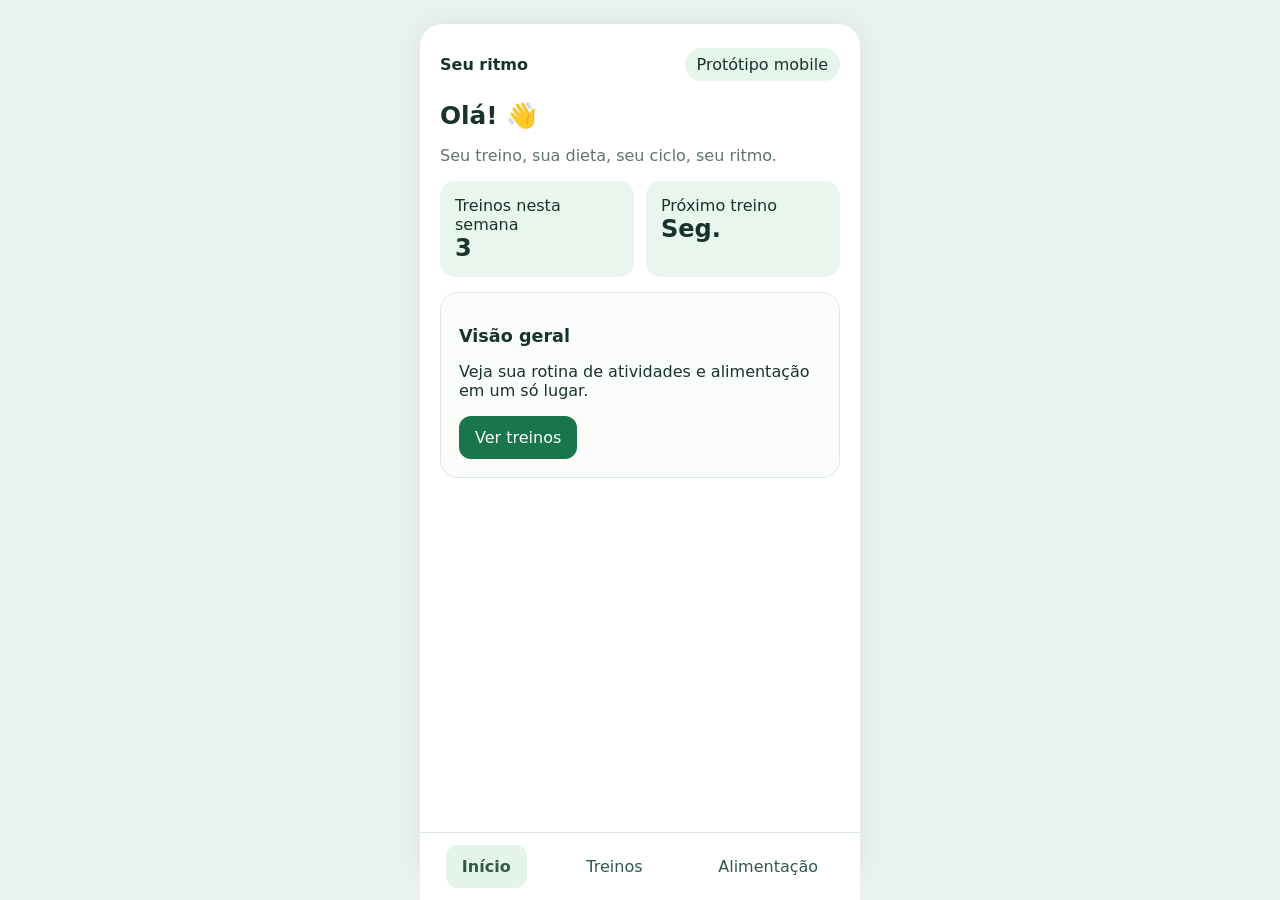
<file: sprint9/mobile/index.html>
<!doctype html>
<html lang="pt-BR"><head><meta charset="utf-8"><meta name="viewport" content="width=device-width,initial-scale=1"><title>Protótipo mobile • Seu ritmo</title>
<style>
:root{font-family:system-ui,sans-serif;color:#17332b;background:#eaf2ed}*{box-sizing:border-box}body{margin:0}.app{max-width:440px;min-height:100dvh;margin:auto;background:#fff;box-shadow:0 0 28px #0001;padding:24px 20px 95px}header{display:flex;justify-content:space-between;align-items:center}h1{font-size:1.55rem;margin:20px 0 8px}h2{font-size:1.1rem}.muted{color:#60756c}.pill{background:#e6f5ec;padding:7px 12px;border-radius:50px}.card{border:1px solid #dce9e0;border-radius:18px;padding:18px;margin:15px 0;background:#fafdfa}.stats{display:grid;grid-template-columns:1fr 1fr;gap:12px}.stat{background:#e9f6ee;border-radius:15px;padding:15px}.stat strong{font-size:1.5rem;display:block}button{cursor:pointer;border:0;border-radius:12px;padding:12px 16px;background:#18754c;color:white;font:inherit}button:focus-visible{outline:3px solid orange}nav{position:fixed;bottom:0;left:50%;transform:translateX(-50%);width:min(440px,100%);background:#fff;border-top:1px solid #dce9e0;display:flex;justify-content:space-around;padding:12px 4px}nav button{background:transparent;color:#315847}nav button[aria-current=page]{background:#e4f4e9;font-weight:700}section[hidden]{display:none}ul{padding-left:22px;line-height:2}input{padding:10px;width:100%;border:1px solid #8aa99a;border-radius:8px;margin:8px 0}@media(min-width:650px){.app{margin:24px auto;border-radius:22px;min-height:calc(100dvh - 48px)}}</style></head>
<body><main class="app"><header><strong>Seu ritmo</strong><span class="pill">Protótipo mobile</span></header>
<section id="inicio"><h1>Olá! 👋</h1><p class="muted">Seu treino, sua dieta, seu ciclo, seu ritmo.</p><div class="stats"><div class="stat">Treinos nesta semana<strong>3</strong></div><div class="stat">Próximo treino<strong>Seg.</strong></div></div><article class="card"><h2>Visão geral</h2><p>Veja sua rotina de atividades e alimentação em um só lugar.</p><button data-go="treinos">Ver treinos</button></article></section>
<section id="treinos" hidden><h1>Treinos</h1><p class="muted">Exemplo ilustrativo, sem dados pessoais.</p><article class="card"><h2>Programação semanal</h2><ul><li>Segunda: treino A</li><li>Quarta: treino B</li><li>Sexta: treino C</li></ul></article><button data-go="alimentacao">Ver alimentação</button></section>
<section id="alimentacao" hidden><h1>Alimentação</h1><p class="muted">Organize suas refeições de maneira flexível.</p><article class="card"><h2>Exemplo de planejamento</h2><ul><li>Café da manhã</li><li>Almoço</li><li>Lanche</li><li>Jantar</li></ul></article><label for="nota">Anotação pessoal</label><input id="nota" placeholder="Ex.: preparar lista de compras"></section>
<nav aria-label="Navegação principal"><button data-go="inicio" aria-current="page">Início</button><button data-go="treinos">Treinos</button><button data-go="alimentacao">Alimentação</button></nav></main>
<script>function go(id){for(const s of document.querySelectorAll('main section'))s.hidden=s.id!==id;for(const b of document.querySelectorAll('nav button')){if(b.dataset.go===id)b.setAttribute('aria-current','page');else b.removeAttribute('aria-current')}document.querySelector('h1').focus?.();}document.querySelectorAll('[data-go]').forEach(b=>b.addEventListener('click',()=>go(b.dataset.go)));</script></body></html>
</file>
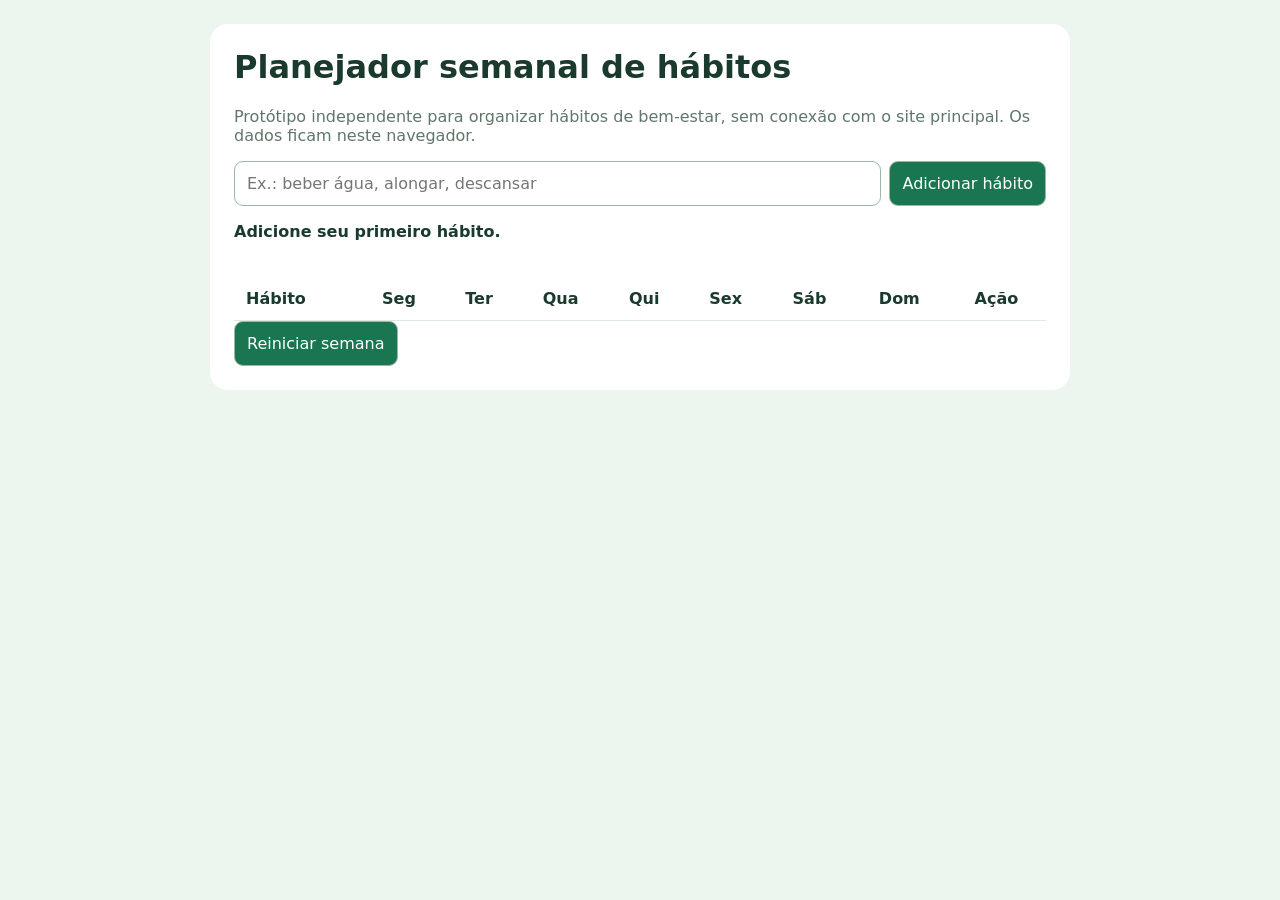
<file: sprint9/planejador-habitos/index.html>
<!doctype html><html lang="pt-BR"><head><meta charset="utf-8"><meta name="viewport" content="width=device-width,initial-scale=1"><title>Planejador semanal de hábitos</title><style>:root{font:16px system-ui;color:#1b3a2e;background:#edf5ef}*{box-sizing:border-box}body{margin:0;padding:24px}main{max-width:860px;margin:auto;background:white;padding:24px;border-radius:18px}h1{margin-top:0}.muted{color:#60766b}form{display:flex;gap:8px;flex-wrap:wrap}input,button{font:inherit;padding:12px;border-radius:9px;border:1px solid #9cb8a7}input{flex:1;min-width:180px}button{background:#1a7650;color:white;cursor:pointer}button:focus-visible,input:focus-visible{outline:3px solid #f0ad44}.week{overflow-x:auto}table{width:100%;border-collapse:collapse;margin-top:20px}th,td{border-bottom:1px solid #e0eae3;padding:12px;text-align:center}th:first-child,td:first-child{text-align:left}td button{background:#e5f4e9;color:#214936;min-width:42px}td button.done{background:#217a50;color:white}.delete{background:#a13f3f}#summary{font-weight:600}@media(max-width:600px){body{padding:0}main{border-radius:0;padding:14px}th,td{padding:6px}td button{min-width:32px;padding:8px}}</style></head><body><main><h1>Planejador semanal de hábitos</h1><p class="muted">Protótipo independente para organizar hábitos de bem-estar, sem conexão com o site principal. Os dados ficam neste navegador.</p><form id="form"><input id="habit" maxlength="60" placeholder="Ex.: beber água, alongar, descansar" required aria-label="Nome do hábito"><button>Adicionar hábito</button></form><p id="summary" aria-live="polite"></p><div class="week"><table><thead><tr><th>Hábito</th><th>Seg</th><th>Ter</th><th>Qua</th><th>Qui</th><th>Sex</th><th>Sáb</th><th>Dom</th><th>Ação</th></tr></thead><tbody id="rows"></tbody></table></div><button id="reset" type="button">Reiniciar semana</button></main><script>const key='sprint9_habitos', $=id=>document.getElementById(id);let habits=[];try{const value=JSON.parse(localStorage.getItem(key)||'[]');if(Array.isArray(value))habits=value}catch{}function save(){localStorage.setItem(key,JSON.stringify(habits));render()}function render(){const rows=$('rows');rows.replaceChildren();let done=0;for(const h of habits){const tr=document.createElement('tr'),name=document.createElement('td');name.textContent=h.name;tr.append(name);for(let d=0;d<7;d++){const td=document.createElement('td'),b=document.createElement('button');b.type='button';const checked=Boolean(h.days[d]);if(checked)done++;b.className=checked?'done':'';b.textContent=checked?'✓':'○';b.setAttribute('aria-label',h.name+' dia '+(d+1)+(checked?' concluído':' pendente'));b.setAttribute('aria-pressed',String(checked));b.onclick=()=>{h.days[d]=!h.days[d];save()};td.append(b);tr.append(td)}const action=document.createElement('td'),remove=document.createElement('button');remove.className='delete';remove.textContent='Excluir';remove.setAttribute('aria-label','Excluir '+h.name);remove.onclick=()=>{habits=habits.filter(x=>x.id!==h.id);save()};action.append(remove);tr.append(action);rows.append(tr)}$('summary').textContent=habits.length?done+' de '+(habits.length*7)+' marcações concluídas nesta semana.':'Adicione seu primeiro hábito.'}$('form').onsubmit=e=>{e.preventDefault();const name=$('habit').value.trim();if(!name)return;habits.push({id:Date.now()+Math.random(),name,days:Array(7).fill(false)});$('habit').value='';save()};$('reset').onclick=()=>{if(confirm('Reiniciar todas as marcações da semana?')){habits.forEach(h=>h.days=Array(7).fill(false));save()}};render()</script></body></html>
</file>
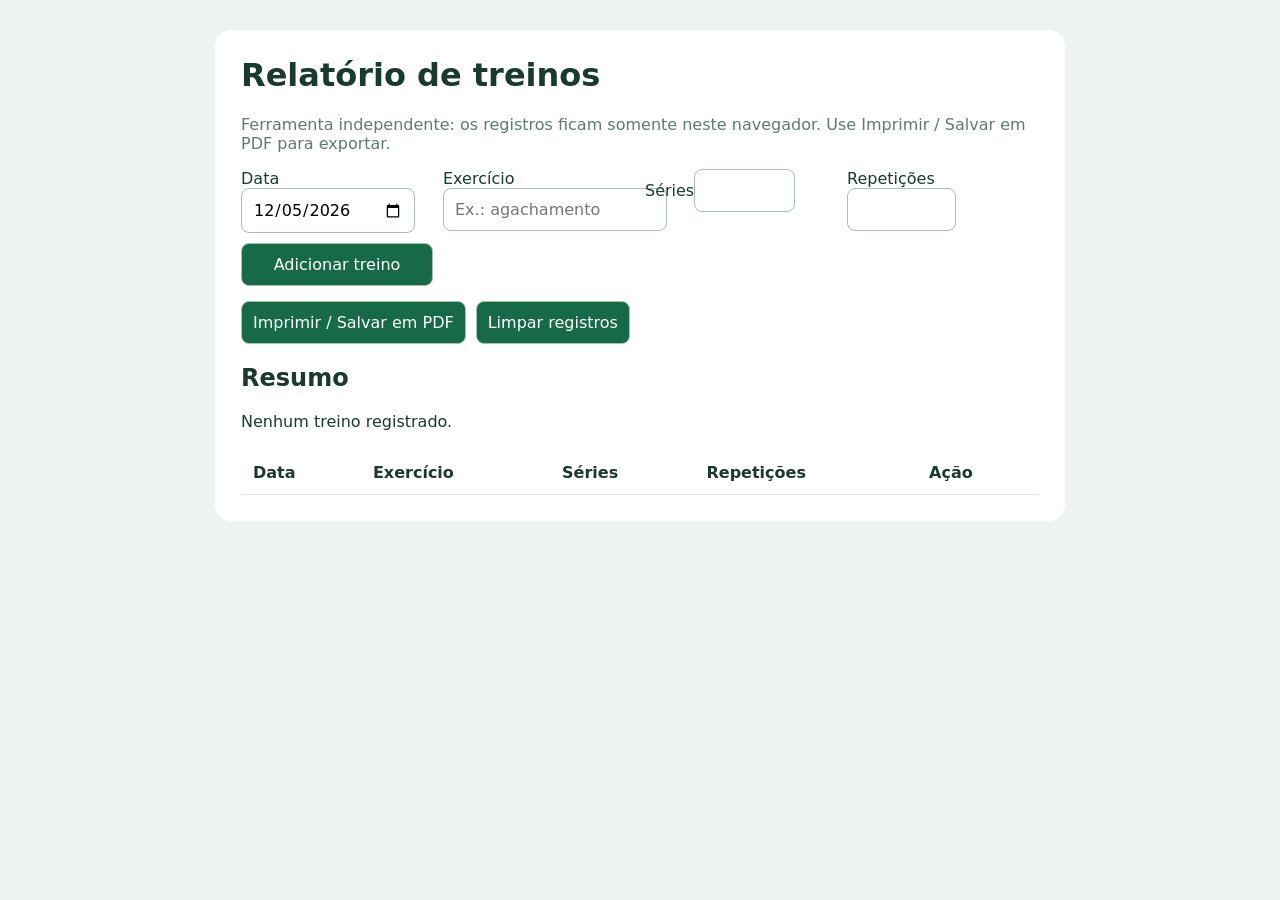
<file: sprint9/relatorio-treinos/index.html>
<!doctype html>
<html lang="pt-BR"><head><meta charset="utf-8"><meta name="viewport" content="width=device-width,initial-scale=1"><title>Relatório de treinos • Protótipo independente</title>
<style>*{box-sizing:border-box}body{font:16px system-ui;margin:0;background:#edf3f0;color:#193a2c}main{max-width:850px;margin:30px auto;padding:26px;background:white;border-radius:16px}h1{margin-top:0}form{display:grid;grid-template-columns:repeat(auto-fit,minmax(160px,1fr));gap:10px}input,button{padding:11px;border:1px solid #a9bfb3;border-radius:8px;font:inherit}button{background:#176a48;color:white;cursor:pointer}button:focus-visible,input:focus-visible{outline:3px solid #f4ae4a}table{width:100%;border-collapse:collapse;margin-top:20px}th,td{text-align:left;padding:12px;border-bottom:1px solid #dbe8e0}.actions{display:flex;gap:10px;flex-wrap:wrap;margin-top:15px}.muted{color:#607a6c}@media print{body{background:white}main{margin:0;padding:0}.no-print{display:none}button{display:none}}@media(max-width:480px){main{margin:0;border-radius:0;padding:16px}table{font-size:13px}th,td{padding:6px}}</style></head>
<body><main><h1>Relatório de treinos</h1><p class="muted">Ferramenta independente: os registros ficam somente neste navegador. Use Imprimir / Salvar em PDF para exportar.</p>
<div class="no-print"><form id="form"><label>Data<input type="date" id="date" required></label><label>Exercício<input id="exercise" maxlength="80" required placeholder="Ex.: agachamento"></label><label>Séries<input id="sets" type="number" min="1" max="100" required></label><label>Repetições<input id="reps" type="number" min="1" max="1000" required></label><button>Adicionar treino</button></form><div class="actions"><button type="button" id="print">Imprimir / Salvar em PDF</button><button type="button" id="clear">Limpar registros</button></div></div>
<h2>Resumo</h2><p id="summary" aria-live="polite">Nenhum treino registrado.</p>
<table><thead><tr><th>Data</th><th>Exercício</th><th>Séries</th><th>Repetições</th><th class="no-print">Ação</th></tr></thead><tbody id="rows"></tbody></table></main>
<script>
const $=id=>document.getElementById(id),key="sprint9_relatorio_treinos";
let entries;try{entries=JSON.parse(localStorage.getItem(key)||"[]");if(!Array.isArray(entries))entries=[]}catch{entries=[]}
$("date").value=new Date().toLocaleDateString("en-CA");
function persist(){localStorage.setItem(key,JSON.stringify(entries));render()}
function render(){const body=$("rows");body.replaceChildren();const ordered=[...entries].sort((a,b)=>a.date.localeCompare(b.date));for(const entry of ordered){const tr=document.createElement("tr");for(const val of [entry.date,entry.exercise,entry.sets,entry.reps]){const td=document.createElement("td");td.textContent=val;tr.append(td)}const td=document.createElement("td");td.className="no-print";const remove=document.createElement("button");remove.type="button";remove.textContent="Excluir";remove.setAttribute("aria-label","Excluir "+entry.exercise+" em "+entry.date);remove.onclick=()=>{entries=entries.filter(e=>e.id!==entry.id);persist()};td.append(remove);tr.append(td);body.append(tr)}const total=entries.reduce((s,e)=>s+e.sets,0);$("summary").textContent=entries.length?entries.length+" registro(s), "+total+" série(s) no total.":"Nenhum treino registrado."}
$("form").addEventListener("submit",e=>{e.preventDefault();entries.push({id:crypto.randomUUID(),date:$("date").value,exercise:$("exercise").value.trim(),sets:Number($("sets").value),reps:Number($("reps").value)});persist();$("exercise").value="";$("sets").value="";$("reps").value=""});
$("clear").onclick=()=>{if(confirm("Excluir todos os registros deste navegador?")){entries=[];persist()}};
$("print").onclick=()=>window.print();render();
</script></body></html>
</file>
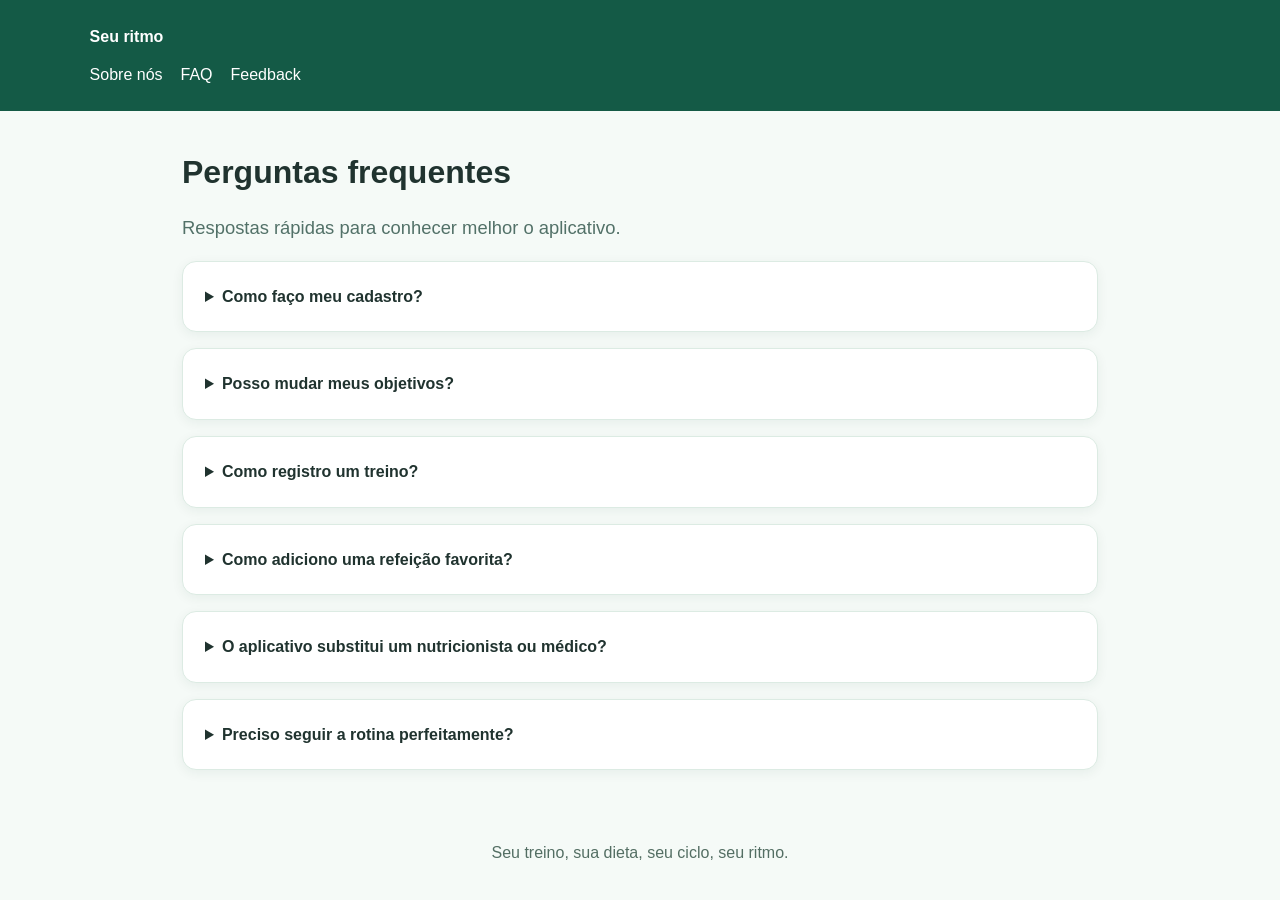
<file: sprint6/faq.html>
<!doctype html><html lang="pt-BR"><head><meta charset="utf-8"><meta name="viewport" content="width=device-width, initial-scale=1"><meta name="description" content="Aplicativo de saúde e bem-estar com foco em flexibilidade"><title>Perguntas frequentes | Seu ritmo</title><link rel="stylesheet" href="faq.css"></head><body><header><strong>Seu ritmo</strong><nav aria-label="Navegação principal"><a href="sobre.html">Sobre nós</a><a href="faq.html">FAQ</a><a href="feedback.html">Feedback</a></nav></header><main><h1>Perguntas frequentes</h1><p class="sub">Respostas rápidas para conhecer melhor o aplicativo.</p><details><summary>Como faço meu cadastro?</summary><p>Na tela de cadastro, informe os dados solicitados e siga as etapas de configuração do perfil.</p></details><details><summary>Posso mudar meus objetivos?</summary><p>Sim. A proposta é permitir que você revise suas preferências e objetivos conforme sua rotina muda.</p></details><details><summary>Como registro um treino?</summary><p>Acesse a área de treinos e preencha as informações da atividade realizada, conforme os campos disponíveis.</p></details><details><summary>Como adiciono uma refeição favorita?</summary><p>Na área de refeições, procure a opção de salvar uma combinação frequente para encontrá-la mais facilmente depois.</p></details><details><summary>O aplicativo substitui um nutricionista ou médico?</summary><p>Não. Ele ajuda na organização de hábitos e não substitui avaliação ou acompanhamento profissional.</p></details><details><summary>Preciso seguir a rotina perfeitamente?</summary><p>Não. A ideia é apoiar uma rotina flexível, respeitando mudanças e imprevistos do dia a dia.</p></details></main><footer>Seu treino, sua dieta, seu ciclo, seu ritmo.</footer></body></html>
</file>
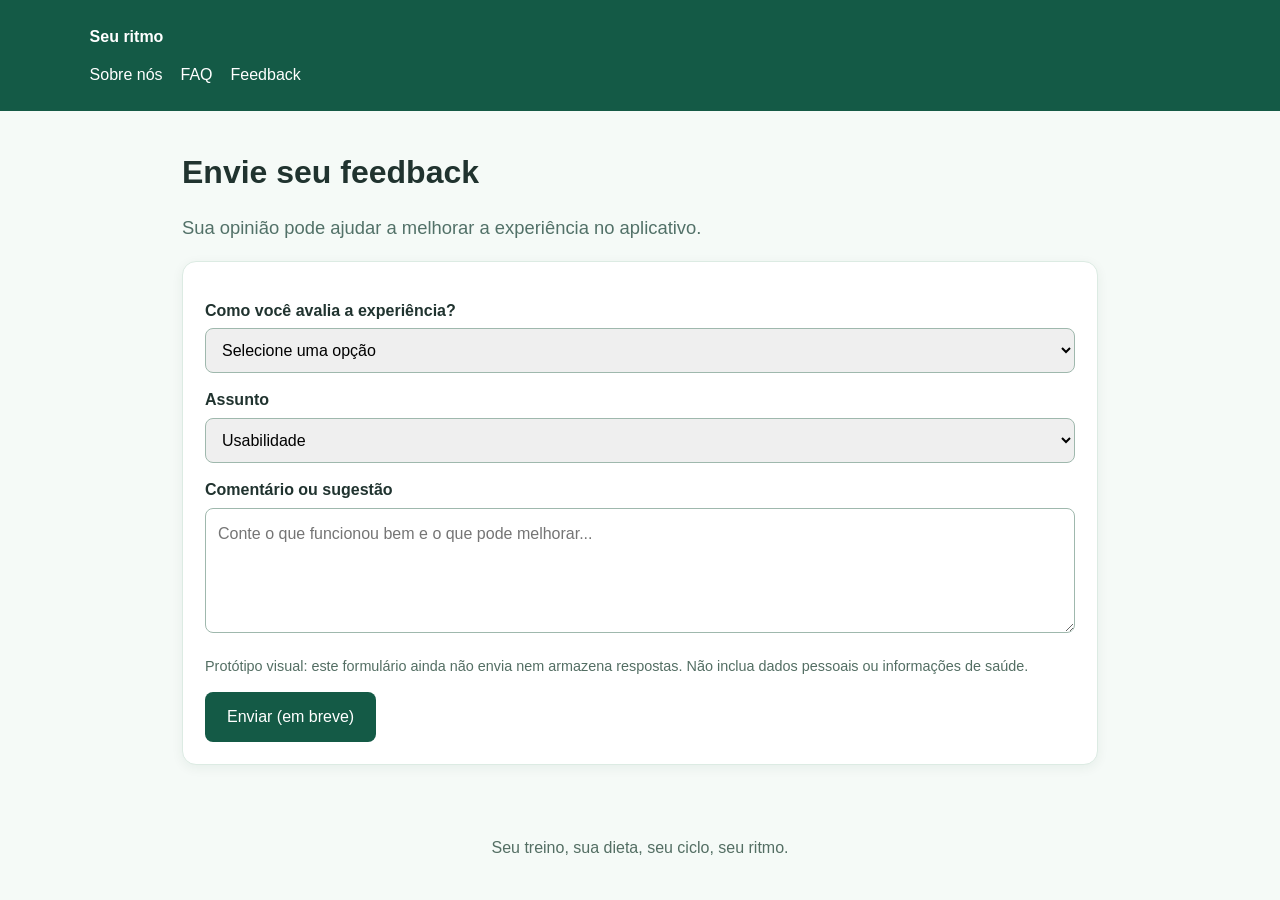
<file: sprint6/feedback.html>
<!doctype html><html lang="pt-BR"><head><meta charset="utf-8"><meta name="viewport" content="width=device-width, initial-scale=1"><meta name="description" content="Aplicativo de saúde e bem-estar com foco em flexibilidade"><title>Feedback | Seu ritmo</title><link rel="stylesheet" href="feedback.css"></head><body><header><strong>Seu ritmo</strong><nav aria-label="Navegação principal"><a href="sobre.html">Sobre nós</a><a href="faq.html">FAQ</a><a href="feedback.html">Feedback</a></nav></header><main><h1>Envie seu feedback</h1><p class="sub">Sua opinião pode ajudar a melhorar a experiência no aplicativo.</p><form action="#" method="get" onsubmit="return false"><label for="nota">Como você avalia a experiência?</label><select id="nota" name="nota" required><option value="">Selecione uma opção</option><option>Muito boa</option><option>Boa</option><option>Regular</option><option>Precisa melhorar</option></select><label for="assunto">Assunto</label><select id="assunto" name="assunto"><option>Usabilidade</option><option>Treinos</option><option>Refeições</option><option>Sugestão de recurso</option><option>Outro</option></select><label for="mensagem">Comentário ou sugestão</label><textarea id="mensagem" name="mensagem" required maxlength="1500" placeholder="Conte o que funcionou bem e o que pode melhorar..."></textarea><p class="hint">Protótipo visual: este formulário ainda não envia nem armazena respostas. Não inclua dados pessoais ou informações de saúde.</p><button type="button" disabled title="Envio disponível após integração">Enviar (em breve)</button></form></main><footer>Seu treino, sua dieta, seu ciclo, seu ritmo.</footer></body></html>
</file>
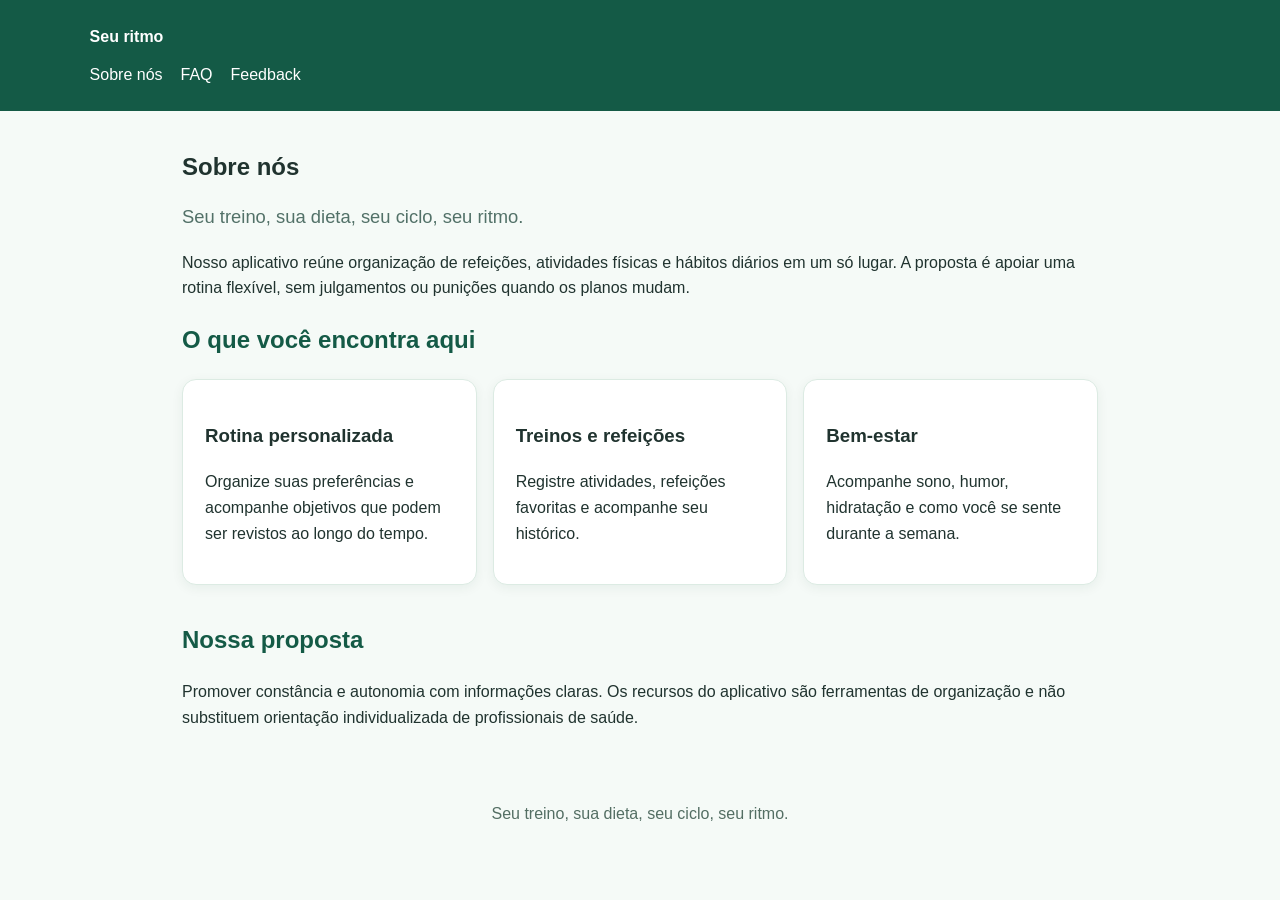
<file: sprint6/sobre.html>
<!doctype html><html lang="pt-BR"><head><meta charset="utf-8"><meta name="viewport" content="width=device-width, initial-scale=1"><meta name="description" content="Aplicativo de saúde e bem-estar com foco em flexibilidade"><title>Sobre nós | Seu ritmo</title><link rel="stylesheet" href="sobre.css"></head><body><header><strong>Seu ritmo</strong><nav aria-label="Navegação principal"><a href="sobre.html">Sobre nós</a><a href="faq.html">FAQ</a><a href="feedback.html">Feedback</a></nav></header><main><section><h1>Sobre nós</h1><p class="sub">Seu treino, sua dieta, seu ciclo, seu ritmo.</p><p>Nosso aplicativo reúne organização de refeições, atividades físicas e hábitos diários em um só lugar. A proposta é apoiar uma rotina flexível, sem julgamentos ou punições quando os planos mudam.</p></section><section><h2>O que você encontra aqui</h2><div class="cards"><article class="card"><h3>Rotina personalizada</h3><p>Organize suas preferências e acompanhe objetivos que podem ser revistos ao longo do tempo.</p></article><article class="card"><h3>Treinos e refeições</h3><p>Registre atividades, refeições favoritas e acompanhe seu histórico.</p></article><article class="card"><h3>Bem-estar</h3><p>Acompanhe sono, humor, hidratação e como você se sente durante a semana.</p></article></div></section><section><h2>Nossa proposta</h2><p>Promover constância e autonomia com informações claras. Os recursos do aplicativo são ferramentas de organização e não substituem orientação individualizada de profissionais de saúde.</p></section></main><footer>Seu treino, sua dieta, seu ciclo, seu ritmo.</footer></body></html>
</file>
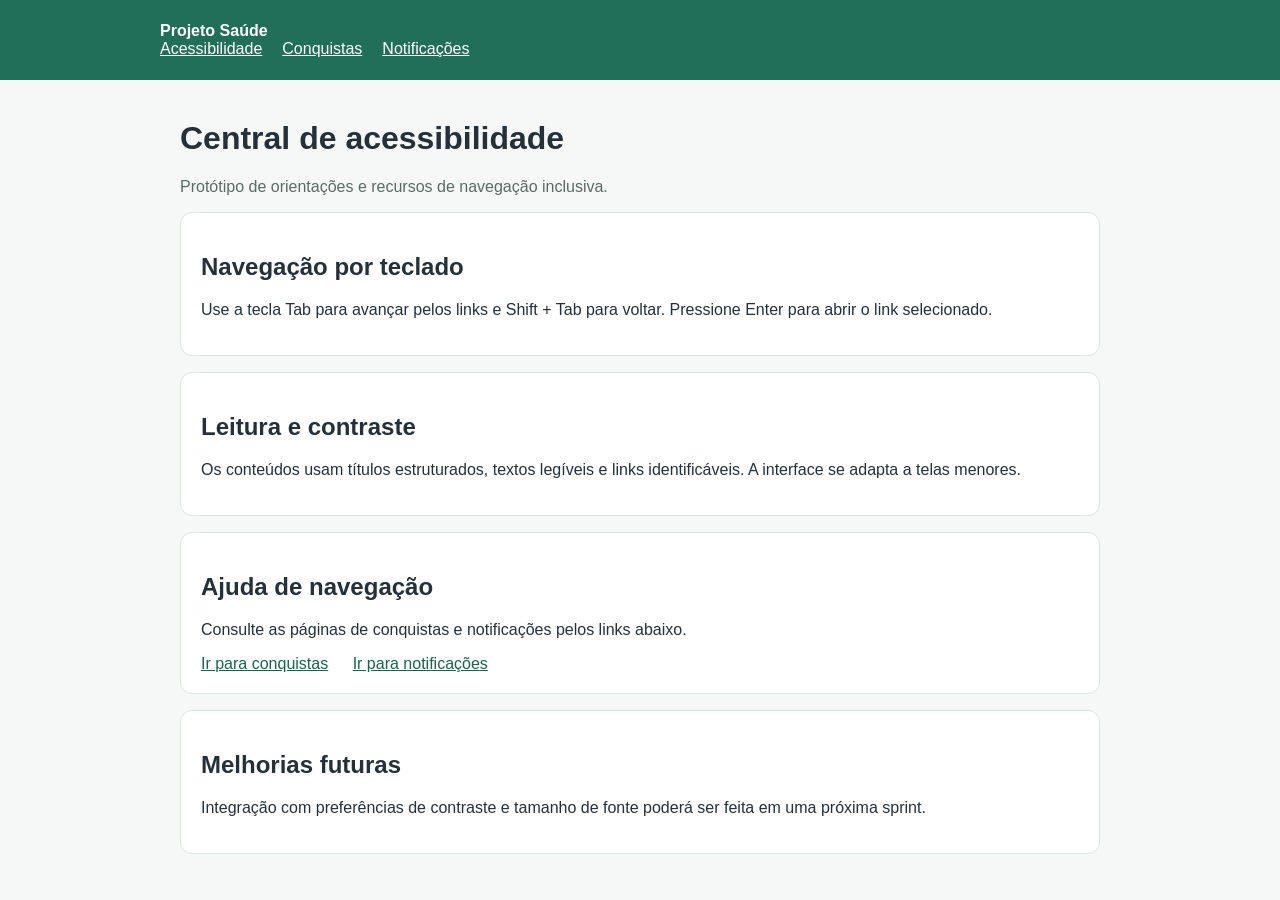
<file: sprint7-complementos/acessibilidade.html>
<!doctype html>
<html lang="pt-BR"><head><meta charset="utf-8"><meta name="viewport" content="width=device-width, initial-scale=1"><title>Guia de acessibilidade | Projeto Saúde</title><link rel="stylesheet" href="estilos.css"></head>
<body><header><strong>Projeto Saúde</strong><nav aria-label="Navegação"><a href="acessibilidade.html" aria-current="page">Acessibilidade</a><a href="conquistas.html">Conquistas</a><a href="notificacoes.html">Notificações</a></nav></header>
<main><h1>Central de acessibilidade</h1><p class="muted">Protótipo de orientações e recursos de navegação inclusiva.</p>
<section><h2>Navegação por teclado</h2><p>Use a tecla Tab para avançar pelos links e Shift + Tab para voltar. Pressione Enter para abrir o link selecionado.</p></section>
<section><h2>Leitura e contraste</h2><p>Os conteúdos usam títulos estruturados, textos legíveis e links identificáveis. A interface se adapta a telas menores.</p></section>
<section><h2>Ajuda de navegação</h2><p>Consulte as páginas de conquistas e notificações pelos links abaixo.</p><nav aria-label="Atalhos"><a href="conquistas.html">Ir para conquistas</a> <a href="notificacoes.html">Ir para notificações</a></nav></section>
<section><h2>Melhorias futuras</h2><p>Integração com preferências de contraste e tamanho de fonte poderá ser feita em uma próxima sprint.</p></section></main></body></html>
</file>
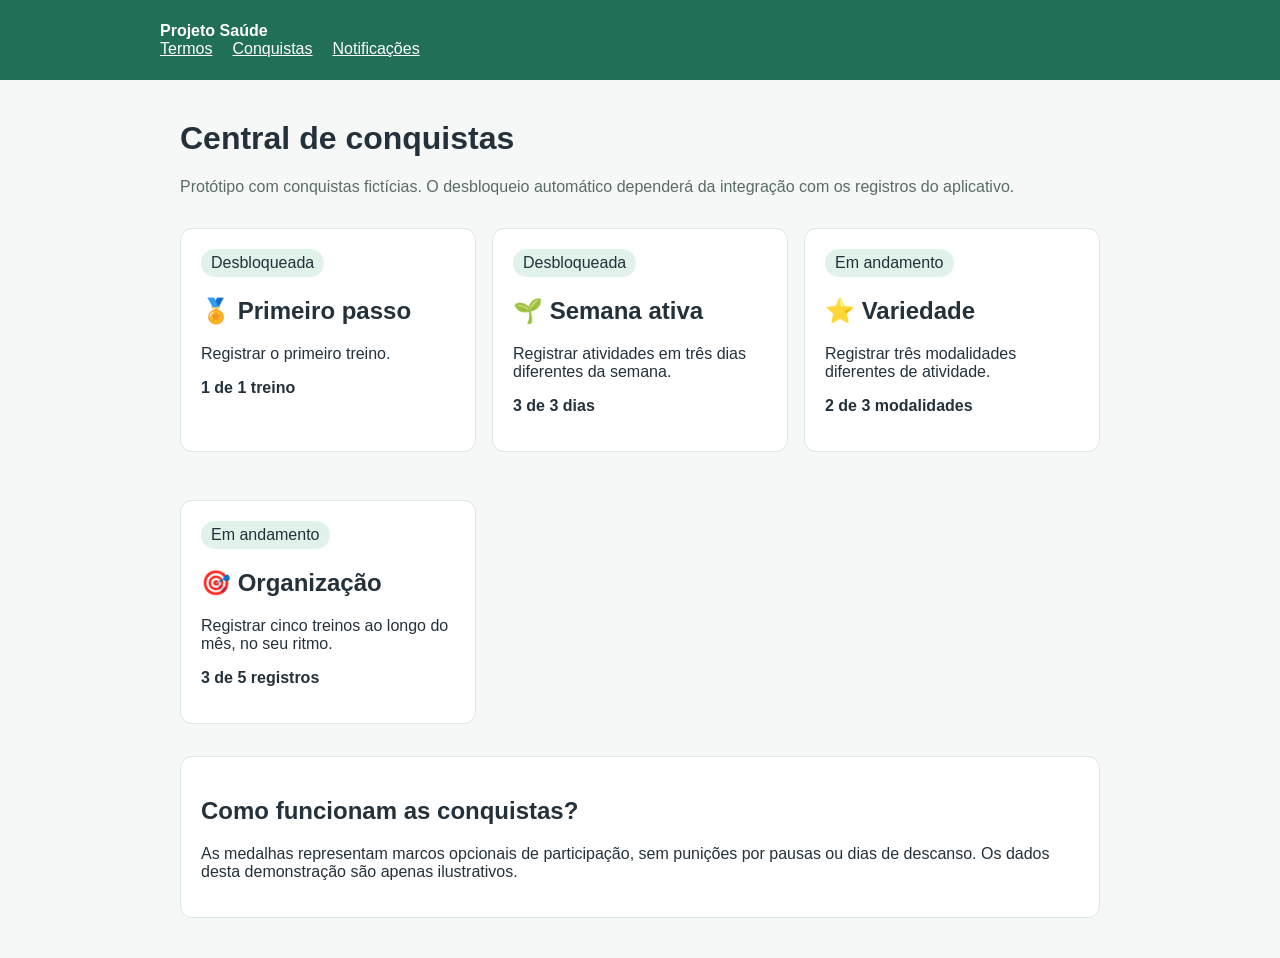
<file: sprint7-complementos/conquistas.html>
<!doctype html>
<html lang="pt-BR">
<head><meta charset="utf-8"><meta name="viewport" content="width=device-width, initial-scale=1"><title>Central de conquistas | Projeto Saúde</title><link rel="stylesheet" href="estilos.css"></head>
<body><header><strong>Projeto Saúde</strong><nav aria-label="Navegação"><a href="termos-de-uso.html">Termos</a><a href="conquistas.html" aria-current="page">Conquistas</a><a href="notificacoes.html">Notificações</a></nav></header>
<main><h1>Central de conquistas</h1><p class="muted">Protótipo com conquistas fictícias. O desbloqueio automático dependerá da integração com os registros do aplicativo.</p>
<div class="grid">
<article class="card"><span class="tag">Desbloqueada</span><h2>🏅 Primeiro passo</h2><p>Registrar o primeiro treino.</p><p><strong>1 de 1 treino</strong></p></article>
<article class="card"><span class="tag">Desbloqueada</span><h2>🌱 Semana ativa</h2><p>Registrar atividades em três dias diferentes da semana.</p><p><strong>3 de 3 dias</strong></p></article>
<article class="card"><span class="tag">Em andamento</span><h2>⭐ Variedade</h2><p>Registrar três modalidades diferentes de atividade.</p><p><strong>2 de 3 modalidades</strong></p></article>
<article class="card"><span class="tag">Em andamento</span><h2>🎯 Organização</h2><p>Registrar cinco treinos ao longo do mês, no seu ritmo.</p><p><strong>3 de 5 registros</strong></p></article>
</div><section><h2>Como funcionam as conquistas?</h2><p>As medalhas representam marcos opcionais de participação, sem punições por pausas ou dias de descanso. Os dados desta demonstração são apenas ilustrativos.</p></section>
</main></body></html>
</file>
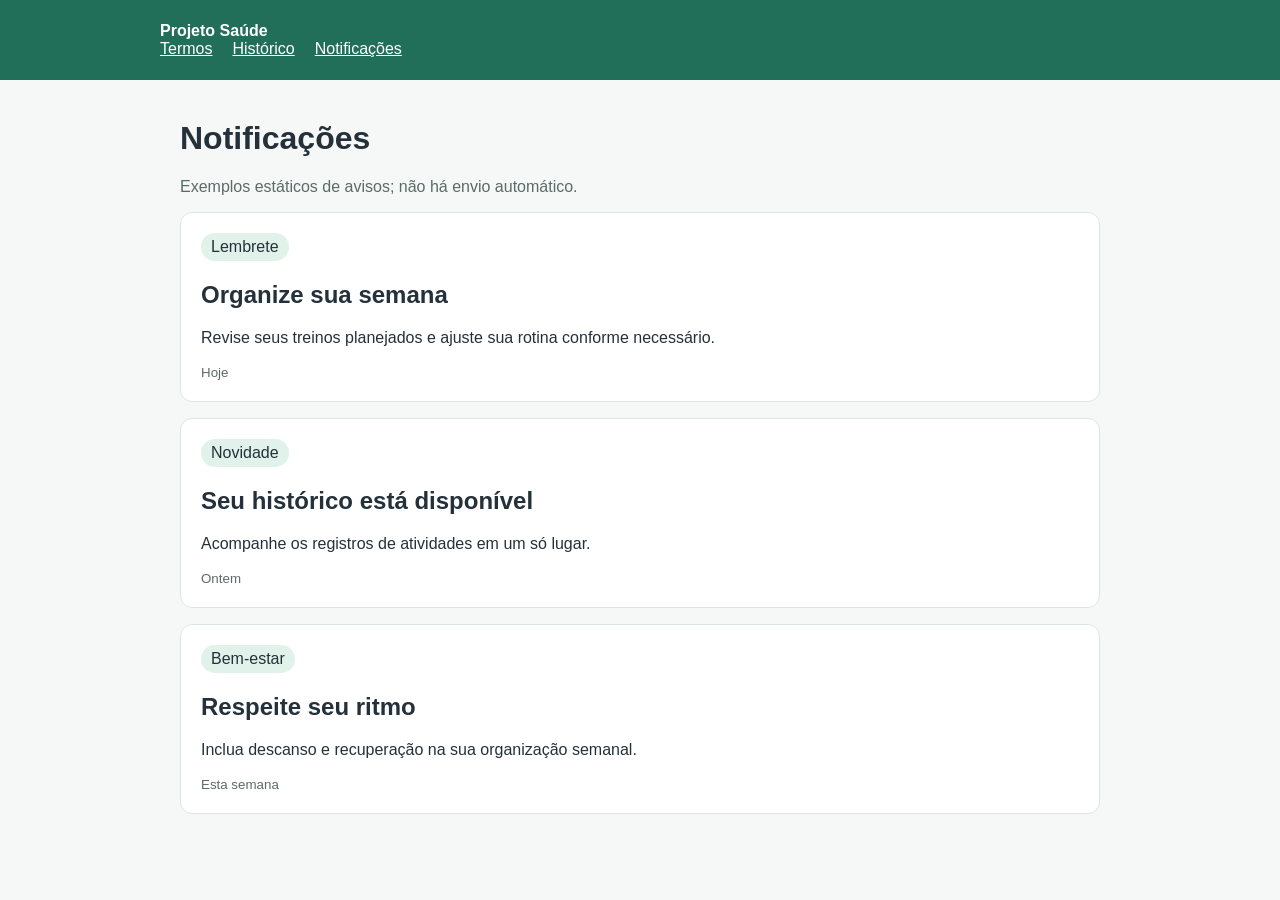
<file: sprint7-complementos/notificacoes.html>
<!doctype html><html lang="pt-BR"><head><meta charset="utf-8"><meta name="viewport" content="width=device-width, initial-scale=1"><title>Notificações | Projeto Saúde</title><link rel="stylesheet" href="estilos.css"></head><body><header><strong>Projeto Saúde</strong><nav aria-label="Navegação das telas"><a href="termos-de-uso.html">Termos</a><a href="historico-treinos.html">Histórico</a><a href="notificacoes.html">Notificações</a></nav></header><main><h1>Notificações</h1><p class="muted">Exemplos estáticos de avisos; não há envio automático.</p><section><span class="tag">Lembrete</span><h2>Organize sua semana</h2><p>Revise seus treinos planejados e ajuste sua rotina conforme necessário.</p><small>Hoje</small></section><section><span class="tag">Novidade</span><h2>Seu histórico está disponível</h2><p>Acompanhe os registros de atividades em um só lugar.</p><small>Ontem</small></section><section><span class="tag">Bem-estar</span><h2>Respeite seu ritmo</h2><p>Inclua descanso e recuperação na sua organização semanal.</p><small>Esta semana</small></section></main></body></html>
</file>
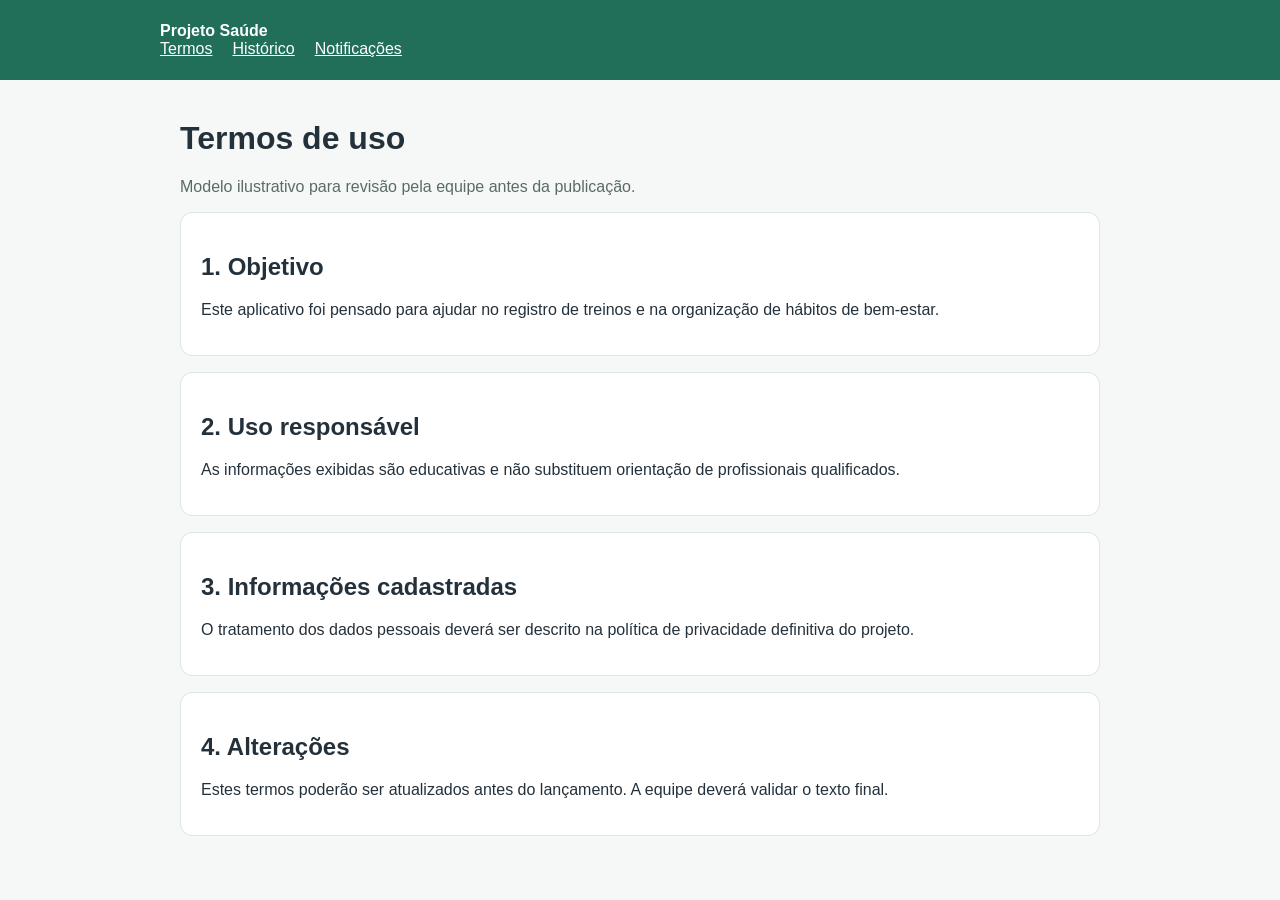
<file: sprint7-complementos/termos-de-uso.html>
<!doctype html><html lang="pt-BR"><head><meta charset="utf-8"><meta name="viewport" content="width=device-width, initial-scale=1"><title>Termos de uso | Projeto Saúde</title><link rel="stylesheet" href="estilos.css"></head><body><header><strong>Projeto Saúde</strong><nav aria-label="Navegação das telas"><a href="termos-de-uso.html">Termos</a><a href="historico-treinos.html">Histórico</a><a href="notificacoes.html">Notificações</a></nav></header><main><h1>Termos de uso</h1><p class="muted">Modelo ilustrativo para revisão pela equipe antes da publicação.</p><section><h2>1. Objetivo</h2><p>Este aplicativo foi pensado para ajudar no registro de treinos e na organização de hábitos de bem-estar.</p></section><section><h2>2. Uso responsável</h2><p>As informações exibidas são educativas e não substituem orientação de profissionais qualificados.</p></section><section><h2>3. Informações cadastradas</h2><p>O tratamento dos dados pessoais deverá ser descrito na política de privacidade definitiva do projeto.</p></section><section><h2>4. Alterações</h2><p>Estes termos poderão ser atualizados antes do lançamento. A equipe deverá validar o texto final.</p></section></main></body></html>
</file>
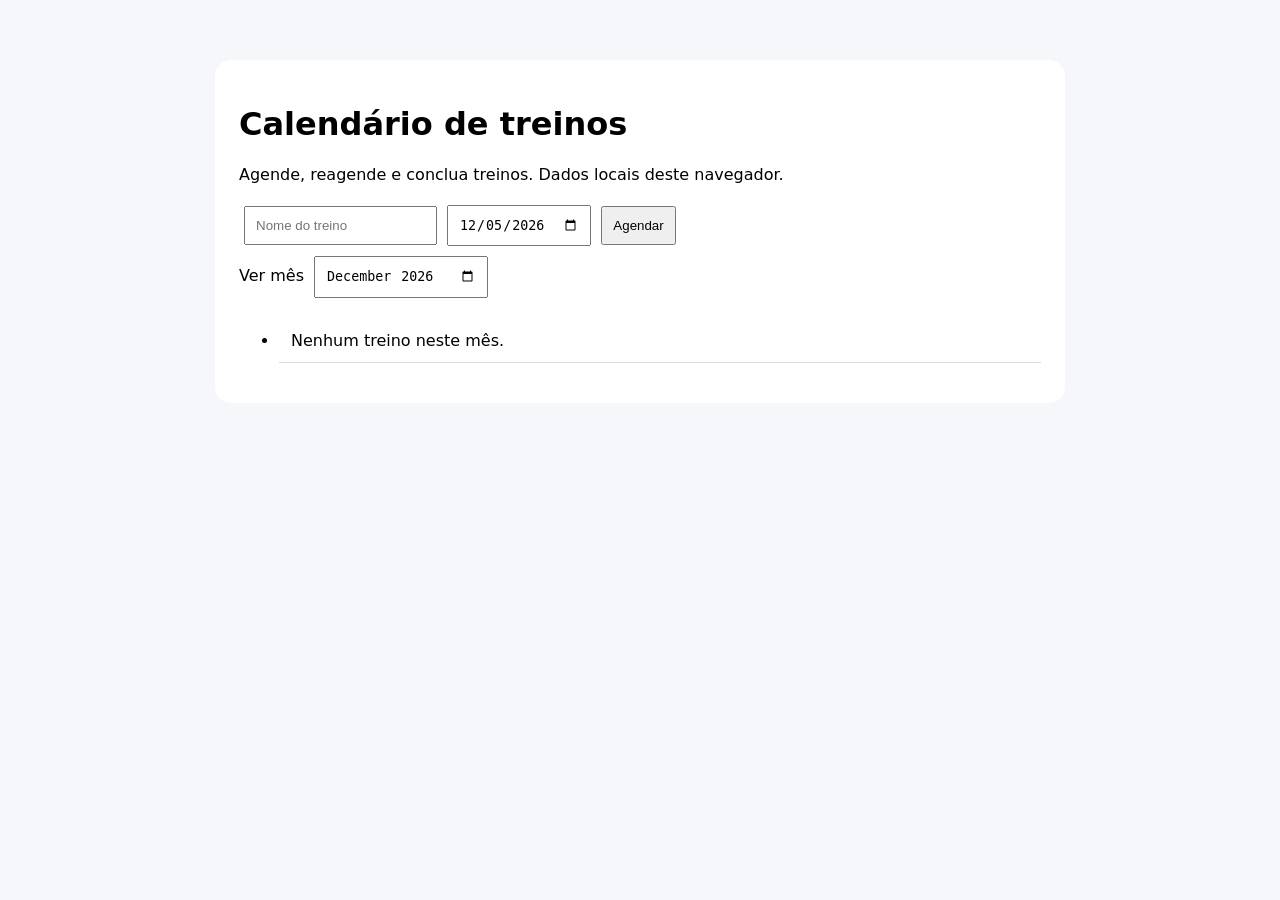
<file: sprint9/calendario-treinos.html>
<!doctype html><html lang="pt-BR"><meta charset="utf-8"><meta name="viewport" content="width=device-width,initial-scale=1"><title>Calendário de treinos</title><style>body{font:16px system-ui;background:#f5f7fa;max-width:850px;margin:40px auto;padding:20px}main{background:white;padding:24px;border-radius:16px}input,button{padding:10px;margin:5px}li{padding:12px;border-bottom:1px solid #ddd}</style><main><h1>Calendário de treinos</h1><p>Agende, reagende e conclua treinos. Dados locais deste navegador.</p><form id="form"><input id="name" required placeholder="Nome do treino"><input id="day" type="date" required><button>Agendar</button></form><label>Ver mês <input id="month" type="month"></label><ul id="list"></ul></main><script>const key='s9_schedule',$=id=>document.getElementById(id);let items=JSON.parse(localStorage.getItem(key)||'[]');$('day').value=new Date().toISOString().slice(0,10);$('month').value=$('day').value.slice(0,7);function save(){localStorage.setItem(key,JSON.stringify(items));render()}function render(){let list=$('list');list.replaceChildren();let selected=items.filter(x=>x.day.startsWith($('month').value)).sort((a,b)=>a.day.localeCompare(b.day));if(!selected.length){let li=document.createElement('li');li.textContent='Nenhum treino neste mês.';list.append(li)}for(let item of selected){let li=document.createElement('li'),label=document.createElement('span');label.textContent=item.day+' — '+item.name+(item.done?' (concluído)':'');li.append(label);let date=document.createElement('input');date.type='date';date.value=item.day;date.setAttribute('aria-label','Reagendar '+item.name);date.onchange=()=>{item.day=date.value;save()};li.append(date);let done=document.createElement('button');done.textContent=item.done?'Desmarcar':'Concluir';done.onclick=()=>{item.done=!item.done;save()};li.append(done);let del=document.createElement('button');del.textContent='Excluir';del.onclick=()=>{items=items.filter(x=>x.id!==item.id);save()};li.append(del);list.append(li)}}$('form').onsubmit=e=>{e.preventDefault();items.push({id:Date.now()+Math.random(),name:$('name').value.trim(),day:$('day').value,done:false});$('month').value=$('day').value.slice(0,7);save();$('name').value=''};$('month').onchange=render;render()</script></html>
</file>
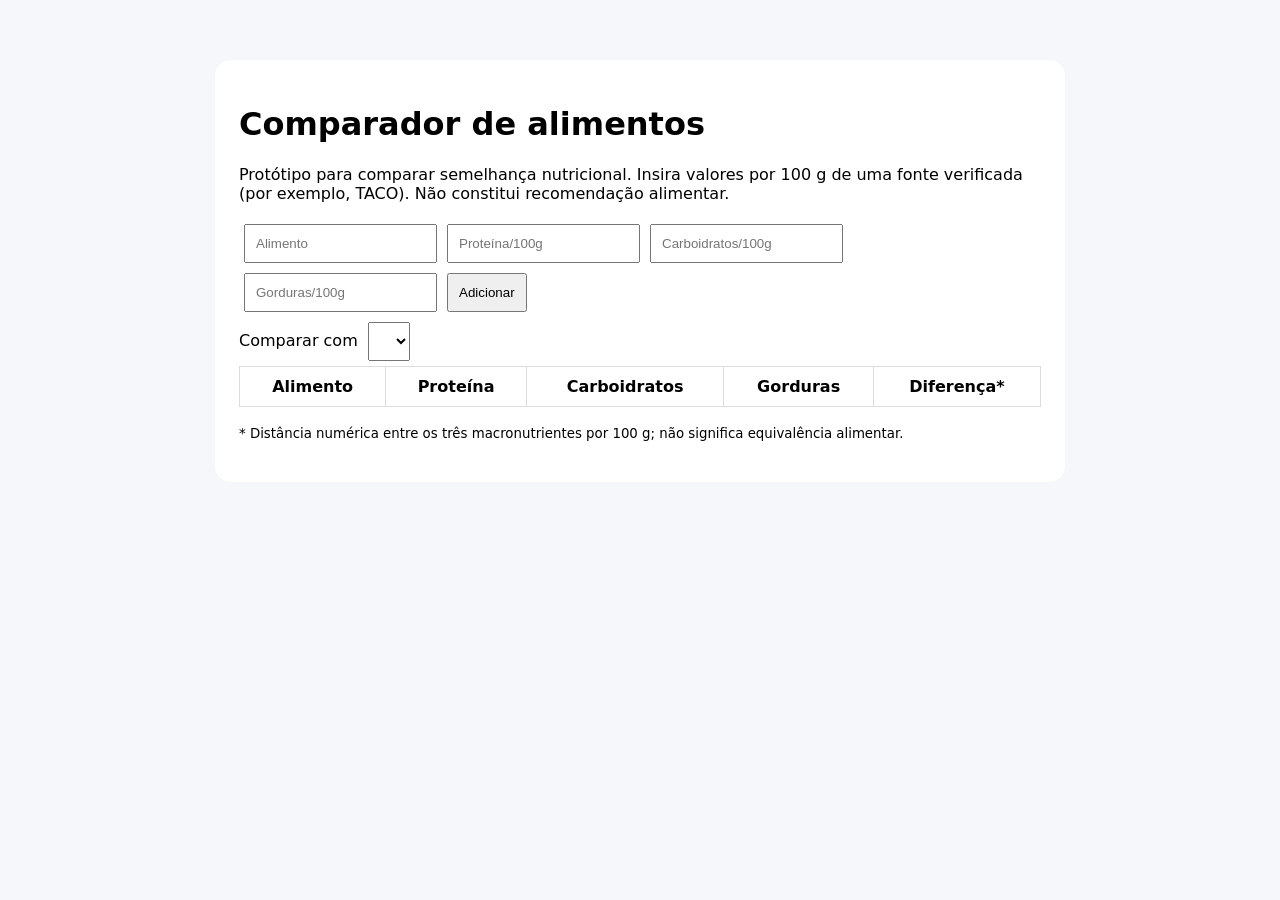
<file: sprint9/comparador-alimentos.html>
<!doctype html><html lang="pt-BR"><meta charset="utf-8"><meta name="viewport" content="width=device-width,initial-scale=1"><title>Comparador de alimentos</title><style>body{font:16px system-ui;background:#f5f7fa;max-width:850px;margin:40px auto;padding:20px}main{background:white;padding:24px;border-radius:16px}input,button,select{padding:10px;margin:5px}table{border-collapse:collapse;width:100%}td,th{padding:10px;border:1px solid #ddd}</style><main><h1>Comparador de alimentos</h1><p>Protótipo para comparar semelhança nutricional. Insira valores por 100 g de uma fonte verificada (por exemplo, TACO). Não constitui recomendação alimentar.</p><form id="form"><input id="name" required placeholder="Alimento"><input id="protein" type="number" min="0" step="0.1" required placeholder="Proteína/100g"><input id="carbs" type="number" min="0" step="0.1" required placeholder="Carboidratos/100g"><input id="fat" type="number" min="0" step="0.1" required placeholder="Gorduras/100g"><button>Adicionar</button></form><label>Comparar com <select id="source"></select></label><table><thead><tr><th>Alimento</th><th>Proteína</th><th>Carboidratos</th><th>Gorduras</th><th>Diferença*</th></tr></thead><tbody id="results"></tbody></table><p><small>* Distância numérica entre os três macronutrientes por 100 g; não significa equivalência alimentar.</small></p></main><script>const key='s9_foods',$=id=>document.getElementById(id);let foods=JSON.parse(localStorage.getItem(key)||'[]');function render(){let selected=$('source').value;$('source').replaceChildren(...foods.map((f,i)=>new Option(f.name,i)));if(selected!==''&&foods[selected])$('source').value=selected;let base=foods[Number($('source').value)];$('results').replaceChildren();if(!base)return;let ranked=foods.filter(f=>f!==base).map(f=>({...f,distance:Math.sqrt(['protein','carbs','fat'].reduce((s,k)=>s+(f[k]-base[k])**2,0))})).sort((a,b)=>a.distance-b.distance);for(let f of ranked){let tr=document.createElement('tr');for(let value of [f.name,f.protein,f.carbs,f.fat,f.distance.toFixed(1)]){let td=document.createElement('td');td.textContent=value;tr.append(td)}$('results').append(tr)}}$('form').onsubmit=e=>{e.preventDefault();foods.push({name:$('name').value.trim(),protein:Number($('protein').value),carbs:Number($('carbs').value),fat:Number($('fat').value)});localStorage.setItem(key,JSON.stringify(foods));render();$('form').reset()};$('source').onchange=render;render()</script></html>
</file>
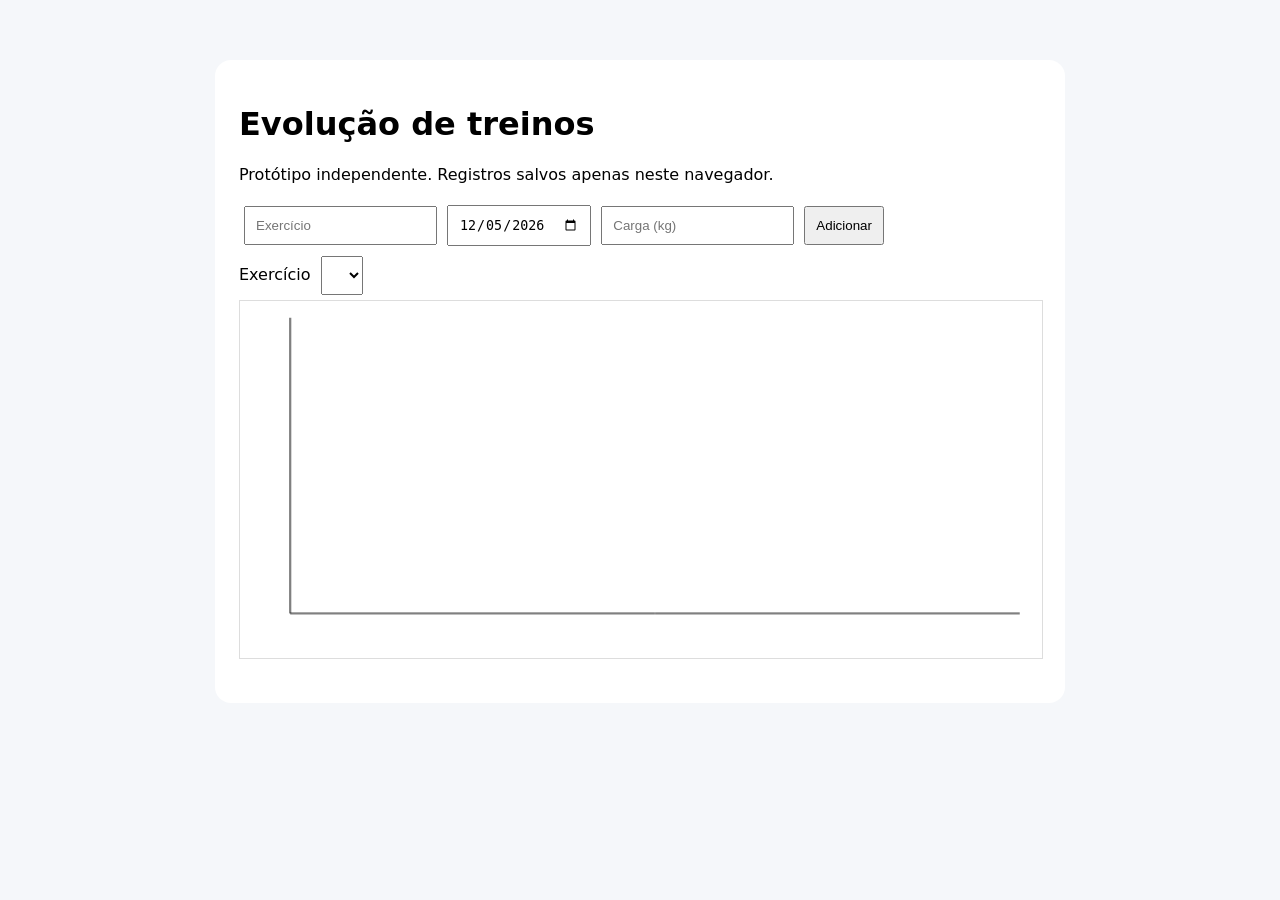
<file: sprint9/dashboard-evolucao.html>
<!doctype html><html lang="pt-BR"><meta charset="utf-8"><meta name="viewport" content="width=device-width,initial-scale=1"><title>Evolução de treinos</title><style>body{font:16px system-ui;max-width:850px;margin:40px auto;padding:20px;background:#f5f7fa}main{background:white;padding:24px;border-radius:16px}input,button,select{padding:10px;margin:5px}canvas{width:100%;border:1px solid #ddd}</style><main><h1>Evolução de treinos</h1><p>Protótipo independente. Registros salvos apenas neste navegador.</p><form id="f"><input id="ex" placeholder="Exercício" required><input id="date" type="date" required><input id="load" type="number" min="0" step="0.5" placeholder="Carga (kg)" required><button>Adicionar</button></form><label>Exercício <select id="filter"></select></label><canvas id="chart" width="720" height="320" aria-label="Gráfico de evolução"></canvas><ul id="list"></ul></main><script>const k='s9_workouts',$=id=>document.getElementById(id);let data=JSON.parse(localStorage.getItem(k)||'[]');$('date').value=new Date().toISOString().slice(0,10);function render(){let names=[...new Set(data.map(x=>x.ex))],sel=$('filter').value;$('filter').replaceChildren(...names.map(n=>new Option(n,n)));if(names.includes(sel))$('filter').value=sel;let rows=data.filter(x=>x.ex===$('filter').value).sort((a,b)=>a.date.localeCompare(b.date));$('list').replaceChildren(...rows.map(r=>{let li=document.createElement('li');li.textContent=r.date+' — '+r.ex+': '+r.load+' kg';return li}));let ctx=$('chart').getContext('2d');ctx.clearRect(0,0,720,320);ctx.beginPath();ctx.moveTo(45,15);ctx.lineTo(45,280);ctx.lineTo(700,280);ctx.stroke();if(!rows.length)return;let max=Math.max(1,...rows.map(x=>x.load));ctx.strokeStyle='#2463a0';ctx.lineWidth=3;ctx.beginPath();rows.forEach((r,i)=>{let x=55+(rows.length===1?320:i*630/(rows.length-1)),y=275-r.load/max*240;i?ctx.lineTo(x,y):ctx.moveTo(x,y)});ctx.stroke()}$('f').onsubmit=e=>{e.preventDefault();data.push({ex:$('ex').value.trim(),date:$('date').value,load:Number($('load').value)});localStorage.setItem(k,JSON.stringify(data));render();$('ex').value='';$('load').value=''};$('filter').onchange=render;render()</script></html>
</file>
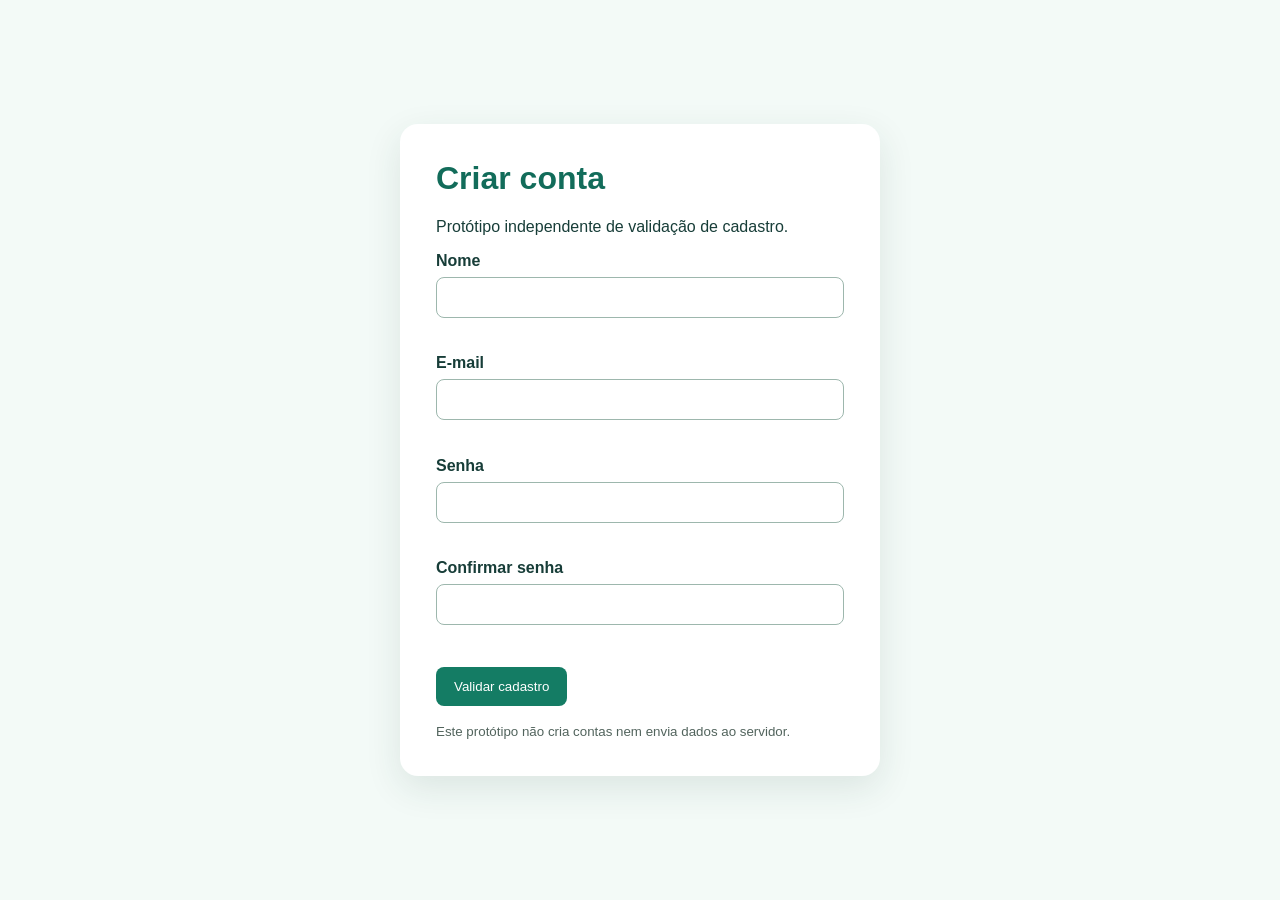
<file: BioForm/Sprint-Usuarios/cadastro-validacao.html>
<!doctype html><html lang="pt-BR"><head><meta charset="utf-8"><meta name="viewport" content="width=device-width,initial-scale=1"><title>Cadastro | BioForm</title><link rel="stylesheet" href="style.css"></head><body><main class="card"><h1>Criar conta</h1><p>Protótipo independente de validação de cadastro.</p><form id="cadastro" novalidate><label for="nome">Nome</label><input id="nome" autocomplete="name" required><div class="error" id="erro-nome"></div><label for="email">E-mail</label><input id="email" type="email" autocomplete="email" required><div class="error" id="erro-email"></div><label for="senha">Senha</label><input id="senha" type="password" autocomplete="new-password" required><div class="error" id="erro-senha"></div><label for="confirmacao">Confirmar senha</label><input id="confirmacao" type="password" autocomplete="new-password" required><div class="error" id="erro-confirmacao"></div><button type="submit">Validar cadastro</button><p id="resultado" role="status" aria-live="polite"></p></form><small>Este protótipo não cria contas nem envia dados ao servidor.</small></main><script src="cadastro-validacao.js"></script></body></html>
</file>
<file: sprint6/faq.css>
:root{font-family:Arial,Helvetica,sans-serif;color:#20332f;background:#f5faf7}*{box-sizing:border-box}body{margin:0;line-height:1.6}header{background:#145a46;color:white;padding:24px 7%}header a{color:white;text-decoration:none;margin-right:18px}nav{margin-top:12px}main{max-width:960px;margin:42px auto;padding:0 22px}h1{line-height:1.2}h2{color:#145a46}.sub{color:#527168;font-size:1.15rem}.cards{display:grid;grid-template-columns:repeat(auto-fit,minmax(220px,1fr));gap:16px}.card,details,form{background:white;border:1px solid #dcebe3;border-radius:14px;padding:22px;margin-bottom:16px;box-shadow:0 3px 12px #173c2810}summary{font-weight:bold;cursor:pointer}label{display:block;font-weight:bold;margin:14px 0 5px}input,textarea,select{width:100%;padding:12px;border:1px solid #9fb8ad;border-radius:8px;font:inherit}textarea{min-height:125px}button{background:#145a46;color:white;border:0;border-radius:8px;padding:12px 22px;font:inherit;cursor:pointer}button:hover{background:#0e4434}button:focus-visible,a:focus-visible,summary:focus-visible{outline:3px solid #e9b949;outline-offset:3px}.hint{color:#536e63;font-size:.9rem}footer{text-align:center;padding:28px;color:#536e63}@media(max-width:600px){header{padding:20px}nav a{display:inline-block;margin-bottom:8px}main{margin:24px auto}}
</file>
<file: sprint6/feedback.css>
:root{font-family:Arial,Helvetica,sans-serif;color:#20332f;background:#f5faf7}*{box-sizing:border-box}body{margin:0;line-height:1.6}header{background:#145a46;color:white;padding:24px 7%}header a{color:white;text-decoration:none;margin-right:18px}nav{margin-top:12px}main{max-width:960px;margin:42px auto;padding:0 22px}h1{line-height:1.2}h2{color:#145a46}.sub{color:#527168;font-size:1.15rem}.cards{display:grid;grid-template-columns:repeat(auto-fit,minmax(220px,1fr));gap:16px}.card,details,form{background:white;border:1px solid #dcebe3;border-radius:14px;padding:22px;margin-bottom:16px;box-shadow:0 3px 12px #173c2810}summary{font-weight:bold;cursor:pointer}label{display:block;font-weight:bold;margin:14px 0 5px}input,textarea,select{width:100%;padding:12px;border:1px solid #9fb8ad;border-radius:8px;font:inherit}textarea{min-height:125px}button{background:#145a46;color:white;border:0;border-radius:8px;padding:12px 22px;font:inherit;cursor:pointer}button:hover{background:#0e4434}button:focus-visible,a:focus-visible,summary:focus-visible{outline:3px solid #e9b949;outline-offset:3px}.hint{color:#536e63;font-size:.9rem}footer{text-align:center;padding:28px;color:#536e63}@media(max-width:600px){header{padding:20px}nav a{display:inline-block;margin-bottom:8px}main{margin:24px auto}}
</file>
<file: sprint6/sobre.css>
:root{font-family:Arial,Helvetica,sans-serif;color:#20332f;background:#f5faf7}*{box-sizing:border-box}body{margin:0;line-height:1.6}header{background:#145a46;color:white;padding:24px 7%}header a{color:white;text-decoration:none;margin-right:18px}nav{margin-top:12px}main{max-width:960px;margin:42px auto;padding:0 22px}h1{line-height:1.2}h2{color:#145a46}.sub{color:#527168;font-size:1.15rem}.cards{display:grid;grid-template-columns:repeat(auto-fit,minmax(220px,1fr));gap:16px}.card,details,form{background:white;border:1px solid #dcebe3;border-radius:14px;padding:22px;margin-bottom:16px;box-shadow:0 3px 12px #173c2810}summary{font-weight:bold;cursor:pointer}label{display:block;font-weight:bold;margin:14px 0 5px}input,textarea,select{width:100%;padding:12px;border:1px solid #9fb8ad;border-radius:8px;font:inherit}textarea{min-height:125px}button{background:#145a46;color:white;border:0;border-radius:8px;padding:12px 22px;font:inherit;cursor:pointer}button:hover{background:#0e4434}button:focus-visible,a:focus-visible,summary:focus-visible{outline:3px solid #e9b949;outline-offset:3px}.hint{color:#536e63;font-size:.9rem}footer{text-align:center;padding:28px;color:#536e63}@media(max-width:600px){header{padding:20px}nav a{display:inline-block;margin-bottom:8px}main{margin:24px auto}}
</file>
<file: sprint7-complementos/estilos.css>
:root{font-family:Arial,sans-serif;color:#24313b;background:#f5f8f6}*{box-sizing:border-box}body{margin:0}header{background:#216e59;color:white;padding:22px max(20px,calc((100% - 960px)/2))}header a{color:white}main{max-width:960px;margin:40px auto;padding:0 20px}h1{font-size:2rem}section,.card{background:white;border:1px solid #dce7e1;border-radius:12px;padding:20px;margin:16px 0}nav a{margin-right:20px}a{color:#17654e}small,.muted{color:#5b6b67}.grid{display:grid;grid-template-columns:repeat(auto-fit,minmax(240px,1fr));gap:16px}.tag{display:inline-block;background:#e1f2ea;padding:5px 10px;border-radius:16px}button{background:#216e59;color:white;border:0;padding:10px 16px;border-radius:8px;cursor:pointer}@media(max-width:600px){main{margin:20px auto}h1{font-size:1.6rem}nav a{display:inline-block;margin:8px 12px 0 0}}
</file>
<file: BioForm/Sprint-Usuarios/style.css>
:root{font-family:Arial,sans-serif;color:#173d38;background:#f3faf7}*{box-sizing:border-box}body{margin:0;min-height:100vh;display:grid;place-items:center;padding:24px}.card{background:white;max-width:480px;width:100%;padding:36px;border-radius:18px;box-shadow:0 12px 36px #173d381c}h1{margin-top:0;color:#126c5a}label{display:block;margin-top:16px;font-weight:600}input{width:100%;padding:12px;margin-top:7px;border:1px solid #9db7ad;border-radius:8px}button,.btn{display:inline-block;margin-top:22px;background:#147c64;color:white;border:0;border-radius:8px;padding:12px 18px;text-decoration:none;cursor:pointer}button:hover,.btn:hover{background:#0c5c49}.secondary{background:#e9f4ef;color:#155b4d}.error{color:#ad2831;font-size:.85rem;min-height:1.2em;margin-top:4px}.success{color:#146a43}small{color:#52645d}.actions{display:flex;gap:12px;flex-wrap:wrap}a{color:#126c5a}@media(max-width:520px){.card{padding:22px}}
</file>
